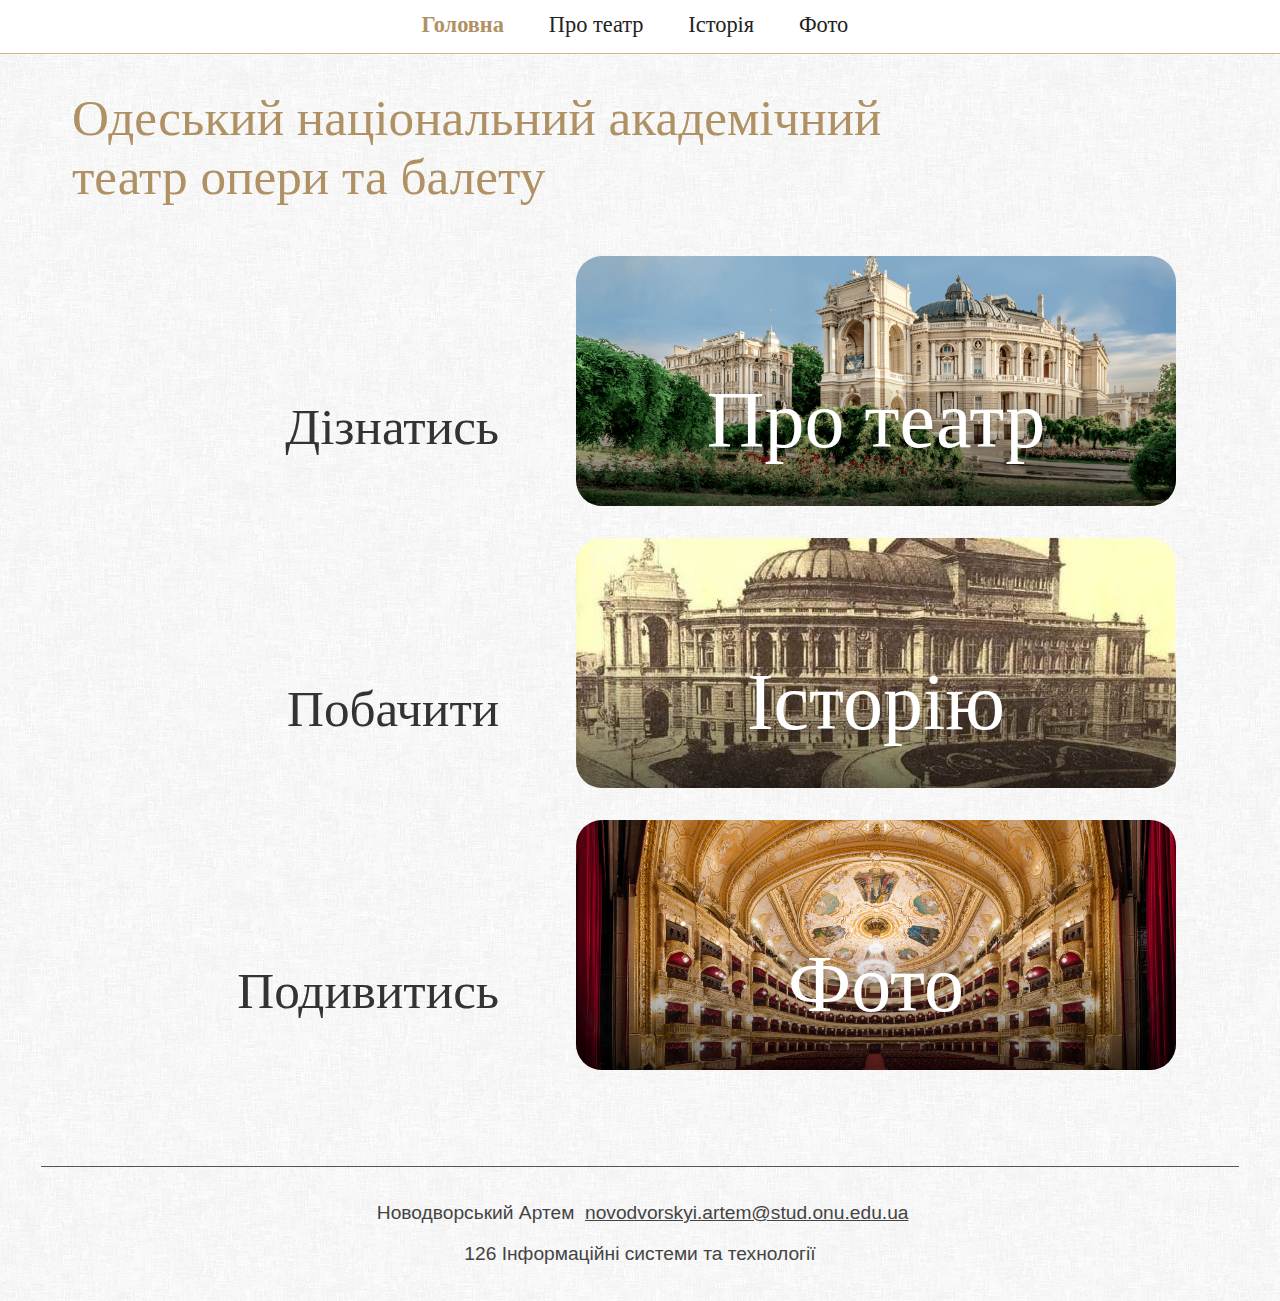
<file: index.html>
<!DOCTYPE html>
<html lang="en">
<head>
    <meta charset="UTF-8">
    <meta name="viewport" content="width=device-width, initial-scale=1.0">
    <title>Головна</title>
    <link rel="stylesheet" href="styles.css">
    <link rel="icon" href="img/icon.png" type="image/x-icon">
</head>
<body>
    <header>
        <ul style="display: flex; ">
            <li><a href="index.html" style="color: #af9164;"><b>Головна</b></a></li>
            <li><a href="about.html">Про театр</a></a></li>
            <li><a href="history.html">Історія</a></li>
            <li><a href="photos.html">Фото</a></li>
            <li>&nbsp;&nbsp;&nbsp;&nbsp;&nbsp;&nbsp;&nbsp;&nbsp;&nbsp;</li>
        </ul>
    </header>
    <main class="width1200" style="padding-top: 80px; min-height: 100vh;">
            <div id="content">  
                <div class="title">
                    Одеський національний академічний театр опери та балету
                </div>
                <p>&nbsp;</p>
                
                <div class="flexbox">       <!--FLEXBOX-->
                    
                    <p class="title" style="float: right;"><!--FLOAT-->
                        <br>Дізнатись
                    </p>
                    <a href="about.html">
                        <div class="imagebox"><img src="img/theaterfull.png">
                            <div>Про театр</div>
                        </div>
                    </a>
                    
                    <p class="title" style="float: right;"><!--FLOAT-->
                        <br>Побачити
                    </p>
                    <a href="history.html">
                        <div class="imagebox"><img src="img/history/2.jpg">
                            <div>Історію</div>
                        </div>
                    </a>
                    
                    <p class="title" style="float: right;"><!--FLOAT-->
                        <br>Подивитись
                    </p>
                    <a href="photos.html">
                        <div class="imagebox"><img src="img/photos/scene.jpg">
                            <div>Фото</div>
                        </div>
                    </a>
                </div>
                
            </div>
    </main>
    
    <hr class="width1200" style="width: 99.8%; max-width: 1198px; background-color: #555; border: none; height: 1px;">

    <footer class="width1200" style="margin-bottom: -8px; padding-top: 1rem; padding-bottom: 1rem; display: block; text-align: center;">
        <p> &nbsp;Новодворський Артем &nbsp;<a href="mailto:novodvorskyi.artem@stud.onu.edu.ua" target="_blank">novodvorskyi.artem@stud.onu.edu.ua</a> </p>
        <p>126 Інформаційні системи та технології</p>
    </footer>
</body>
</html>
</file>
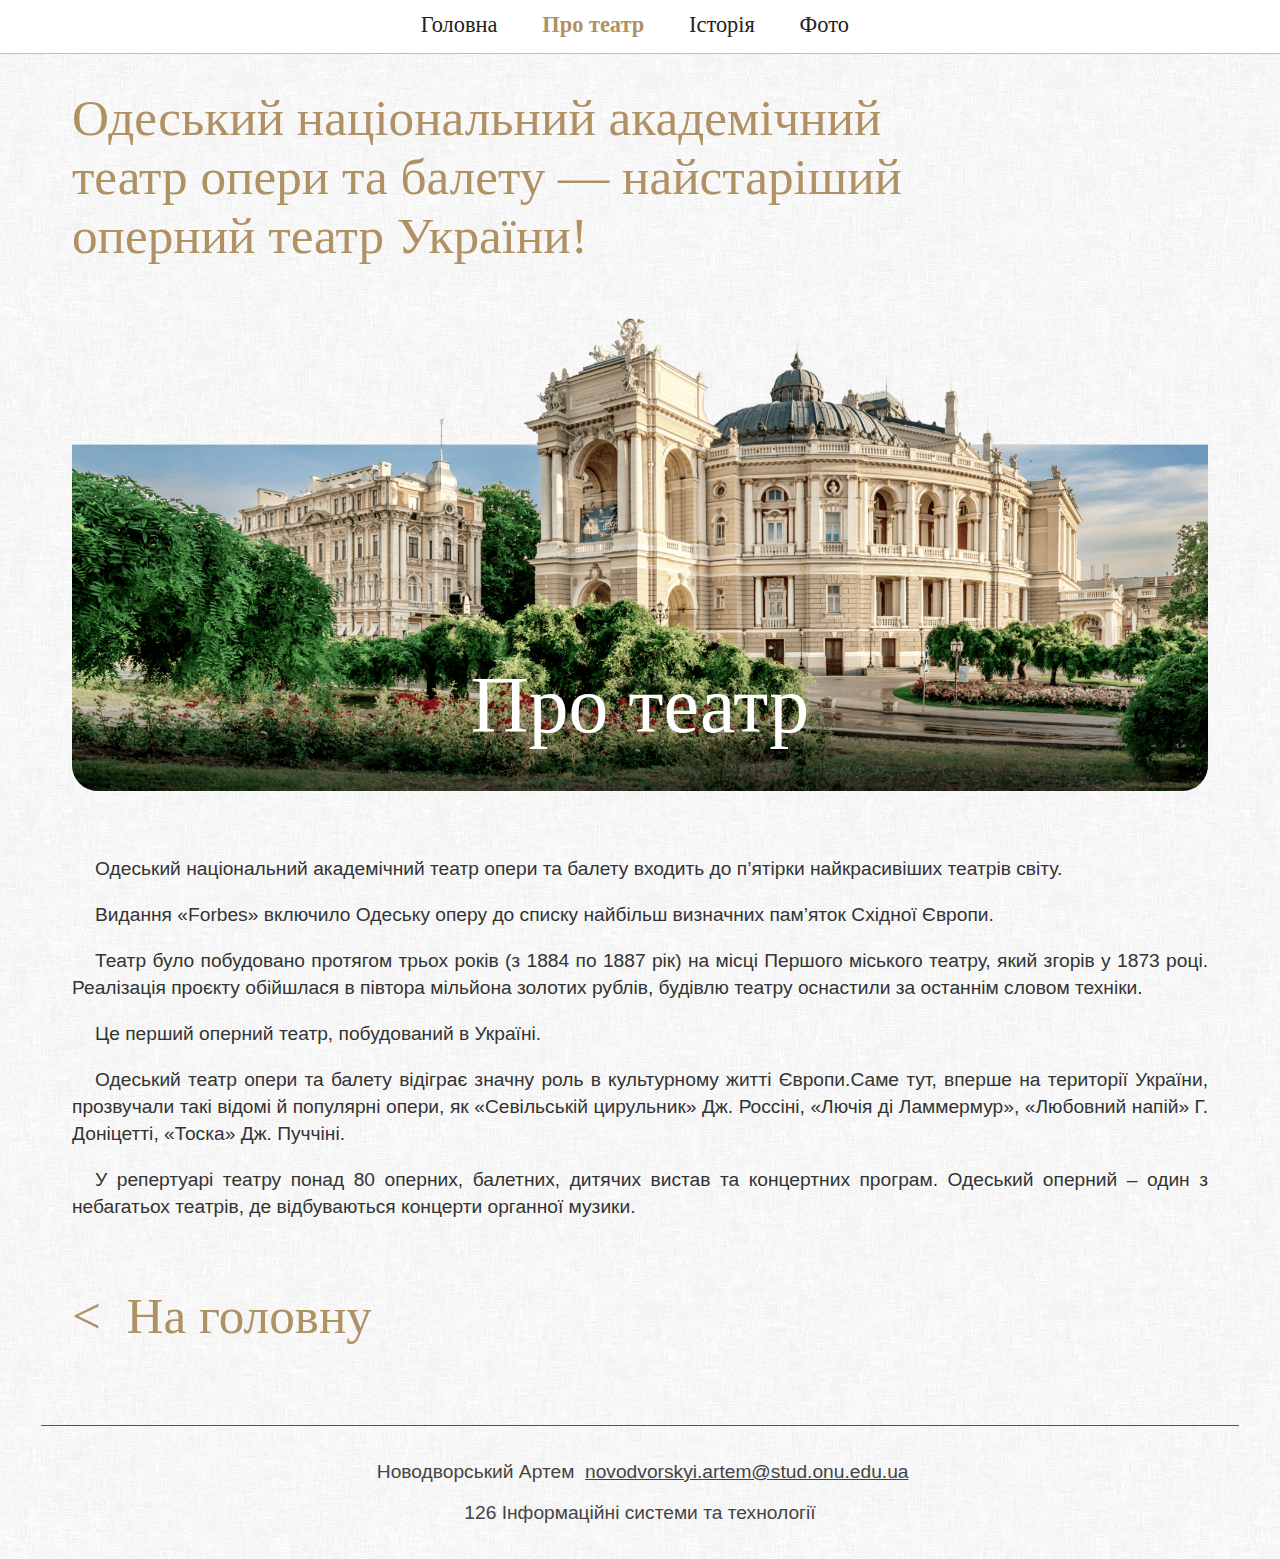
<file: about.html>
<!DOCTYPE html>
<html lang="en">
<head>
    <meta charset="UTF-8">
    <meta name="viewport" content="width=device-width, initial-scale=1.0">
    <title>Про театр</title>
    <link rel="stylesheet" href="styles.css">
    <link rel="icon" href="img/icon.png" type="image/x-icon">
</head>
<body>
    <header>
        <ul style="display: flex; ">
            <li><a href="index.html">Головна</a></li>
            <li><a href="about.html" style="color: #af9164;"><b>Про театр</b></a></li>
            <li><a href="history.html">Історія</a></li>
            <li><a href="photos.html">Фото</a></li>
            <li>&nbsp;&nbsp;&nbsp;&nbsp;&nbsp;&nbsp;&nbsp;&nbsp;&nbsp;</li>
        </ul>
       
        
        
        
    </header>
    <main class="width1200" style="padding-top: 80px;">
        <div id="content">  

            <div class="title">
                Одеський національний академічний театр опери та балету — найстаріший оперний театр України!
            </div>
            
            <p>&nbsp;</p>

            <div class="imagebox"><img src="img/theater.png">
                <div>Про театр</div>
            </div>
            
            <div class="article">
                <p>&nbsp;</p>

                <p>Одеський національний академічний театр опери та балету входить до п’ятірки найкрасивіших театрів світу.</p>
                <p>Видання «Forbes» включило Одеську оперу до списку найбільш визначних пам’яток Східної Європи.</p>
                <p>Театр було побудовано протягом трьох років (з 1884 по 1887 рік) на місці Першого міського театру, який згорів у 1873 році. Реалізація проєкту обійшлася в півтора мільйона золотих рублів, будівлю театру оснастили за останнім словом техніки.</p>
                <p>Це перший оперний театр, побудований в Україні.</p>
                <p>Одеський театр опери та балету відіграє значну роль в культурному житті Європи.Саме тут, вперше на території України, прозвучали такі відомі й популярні опери, як «Севільській цирульник» Дж. Россіні, «Лючія ді Ламмермур», «Любовний напій» Г. Доніцетті, «Тоска» Дж. Пуччіні.</p>
                <p>У репертуарі театру понад 80 оперних, балетних, дитячих вистав та концертних програм. Одеський оперний – один з небагатьох театрів, де вiдбуваються концерти органної музики.</p>
               
                <p>&nbsp;</p>
              </div>

            <div style="margin-top: 1em; margin-bottom: 5em;">
                <a style=" text-decoration: none;" class="title" href="index.html">&lt;&nbsp; На головну</a>
            </div>
            
        </div>
    </main>

    <hr class="width1200" style="width: 99.8%; max-width: 1198px; background-color: #555; border: none; height: 1px;">

    <footer class="width1200" style="margin-bottom: -8px; padding-top: 1rem; padding-bottom: 1rem; display: block; text-align: center;">
        <p> &nbsp;Новодворський Артем &nbsp;<a href="mailto:novodvorskyi.artem@stud.onu.edu.ua" target="_blank">novodvorskyi.artem@stud.onu.edu.ua</a> </p>
        <p>126 Інформаційні системи та технології</p>
    </footer>
</body>
</html>
</file>
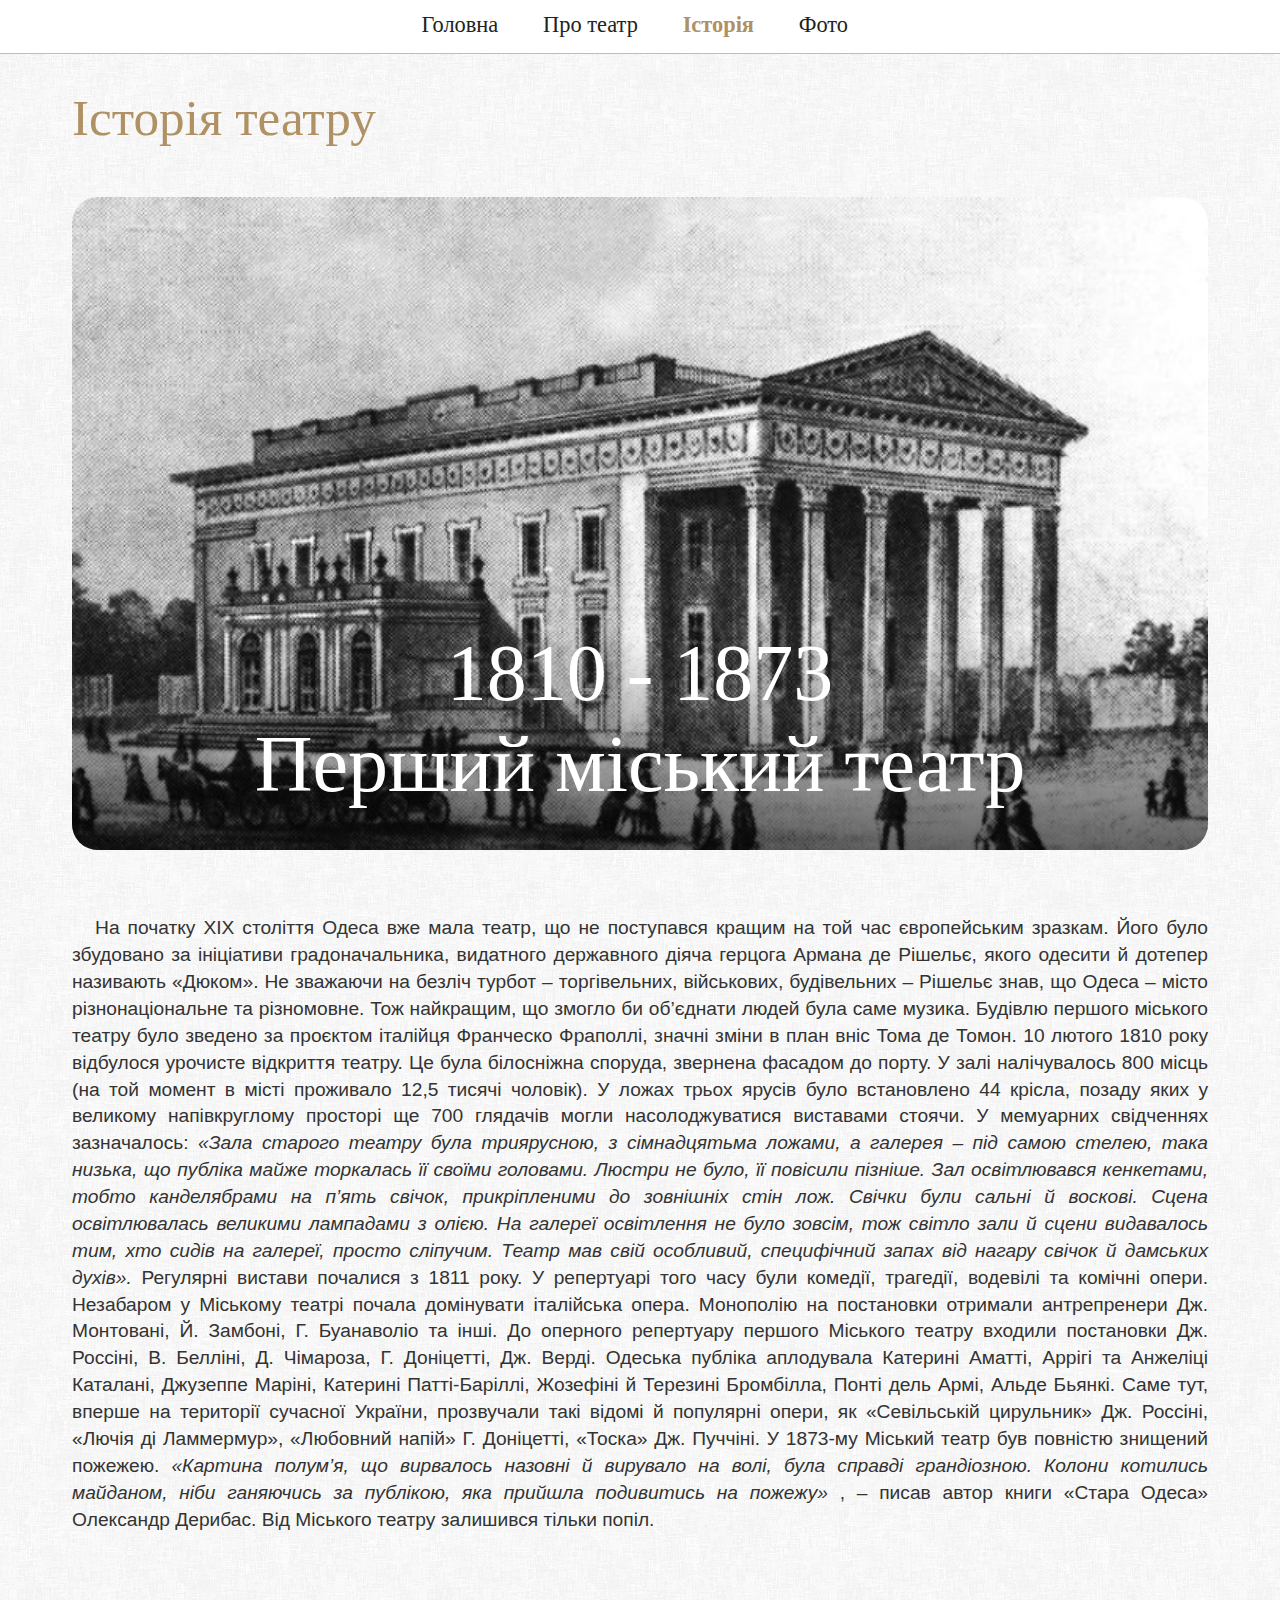
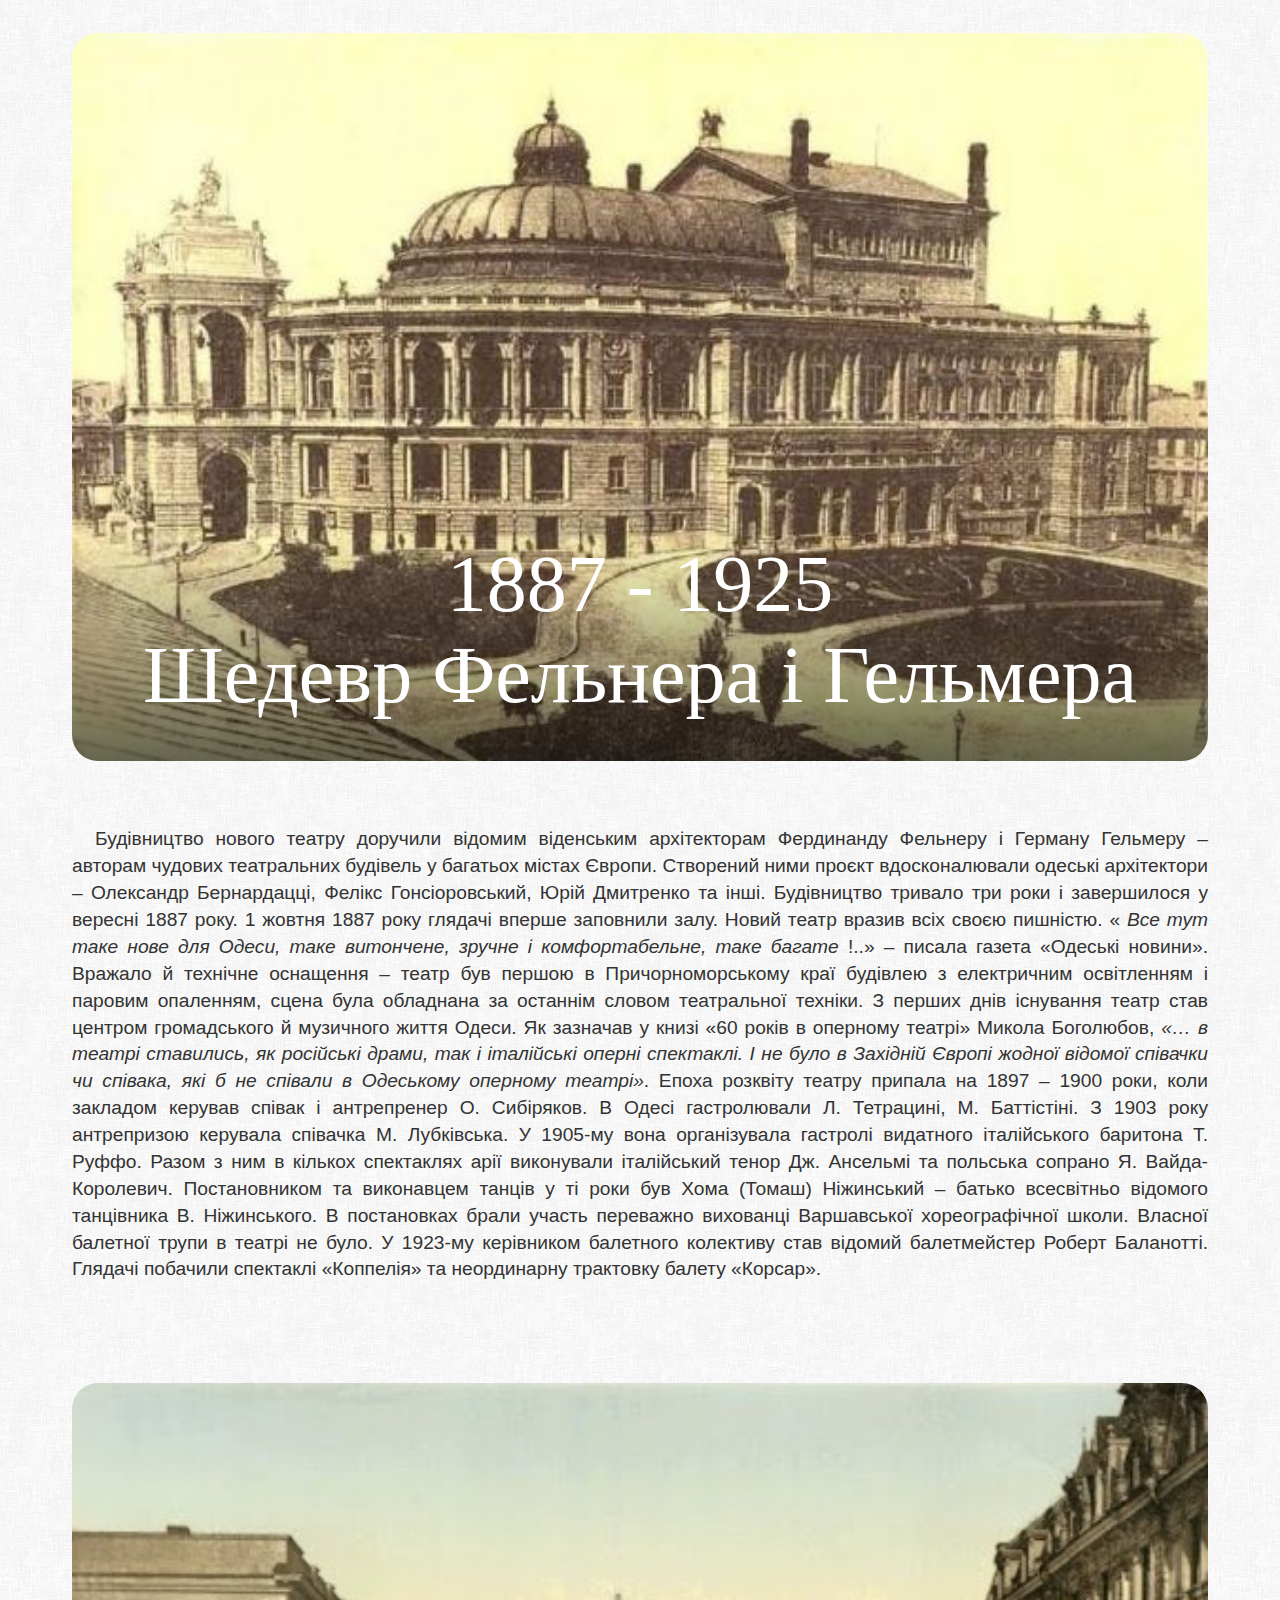
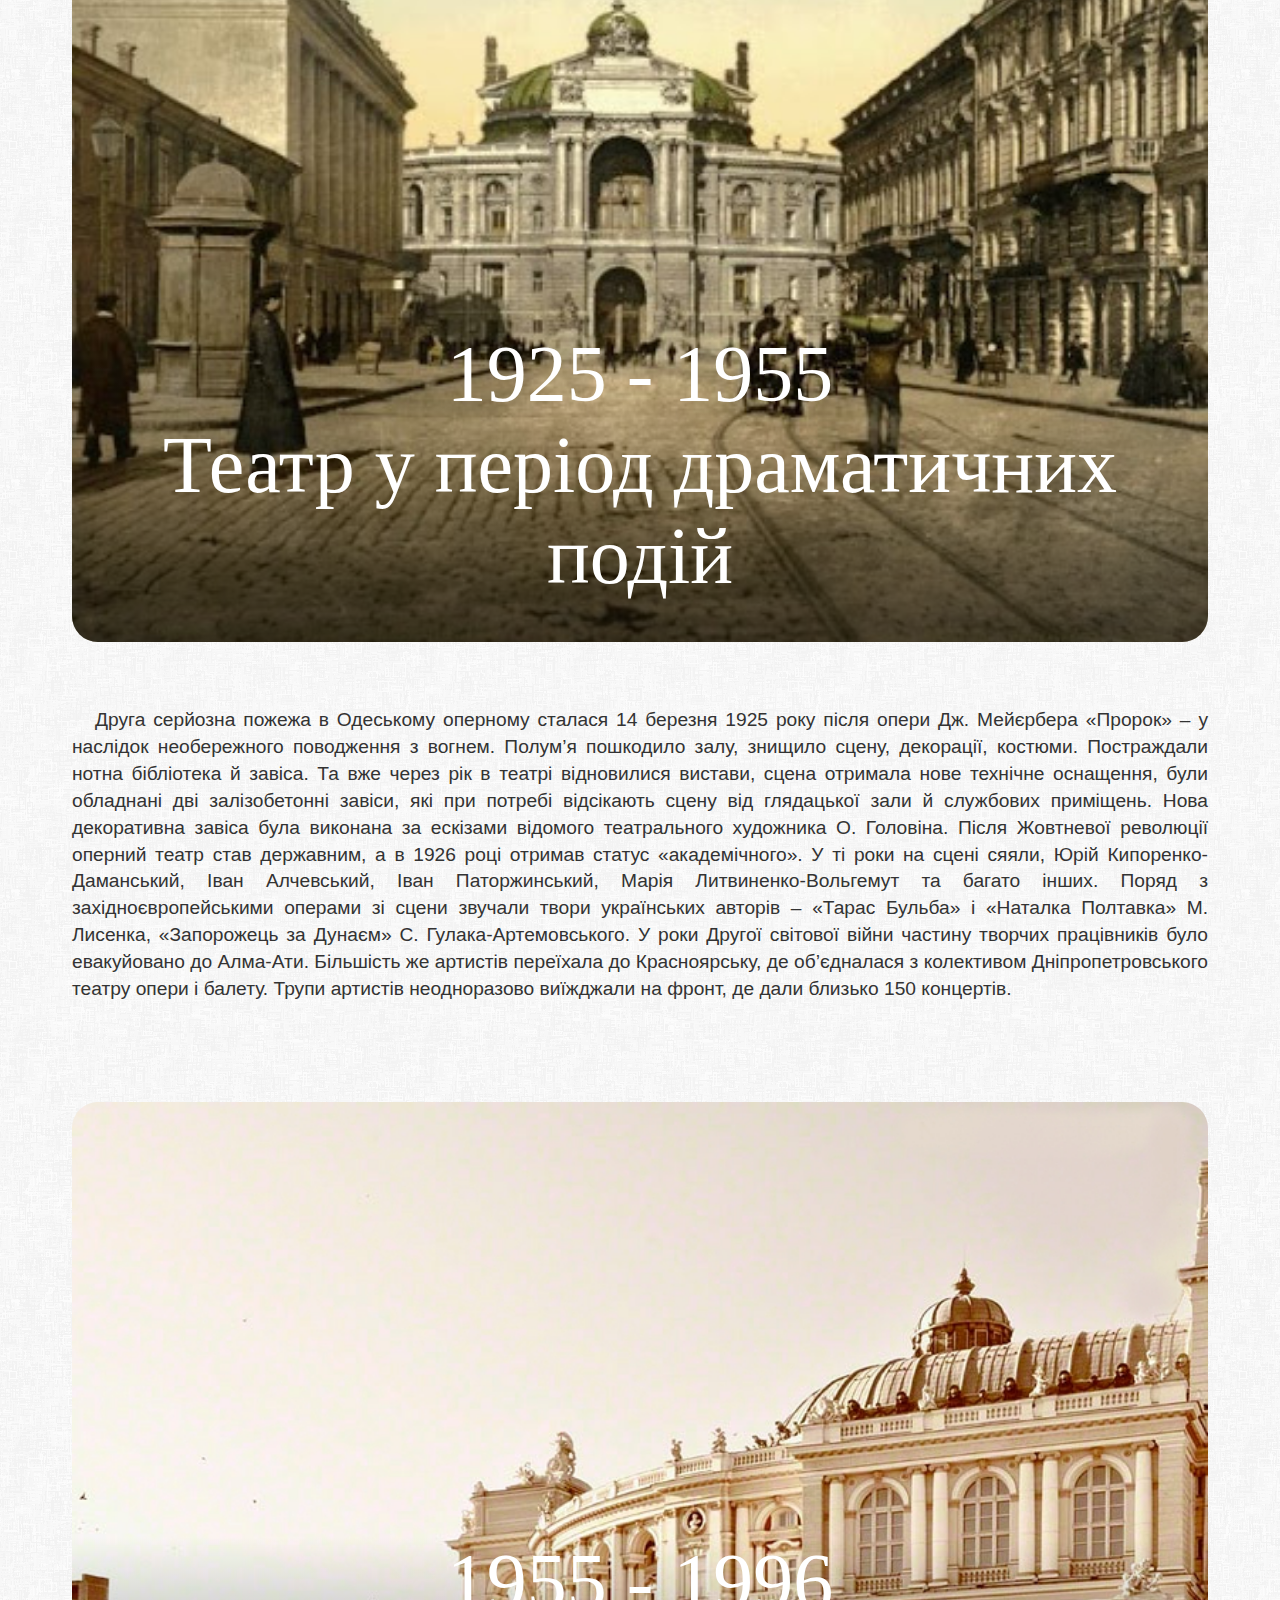
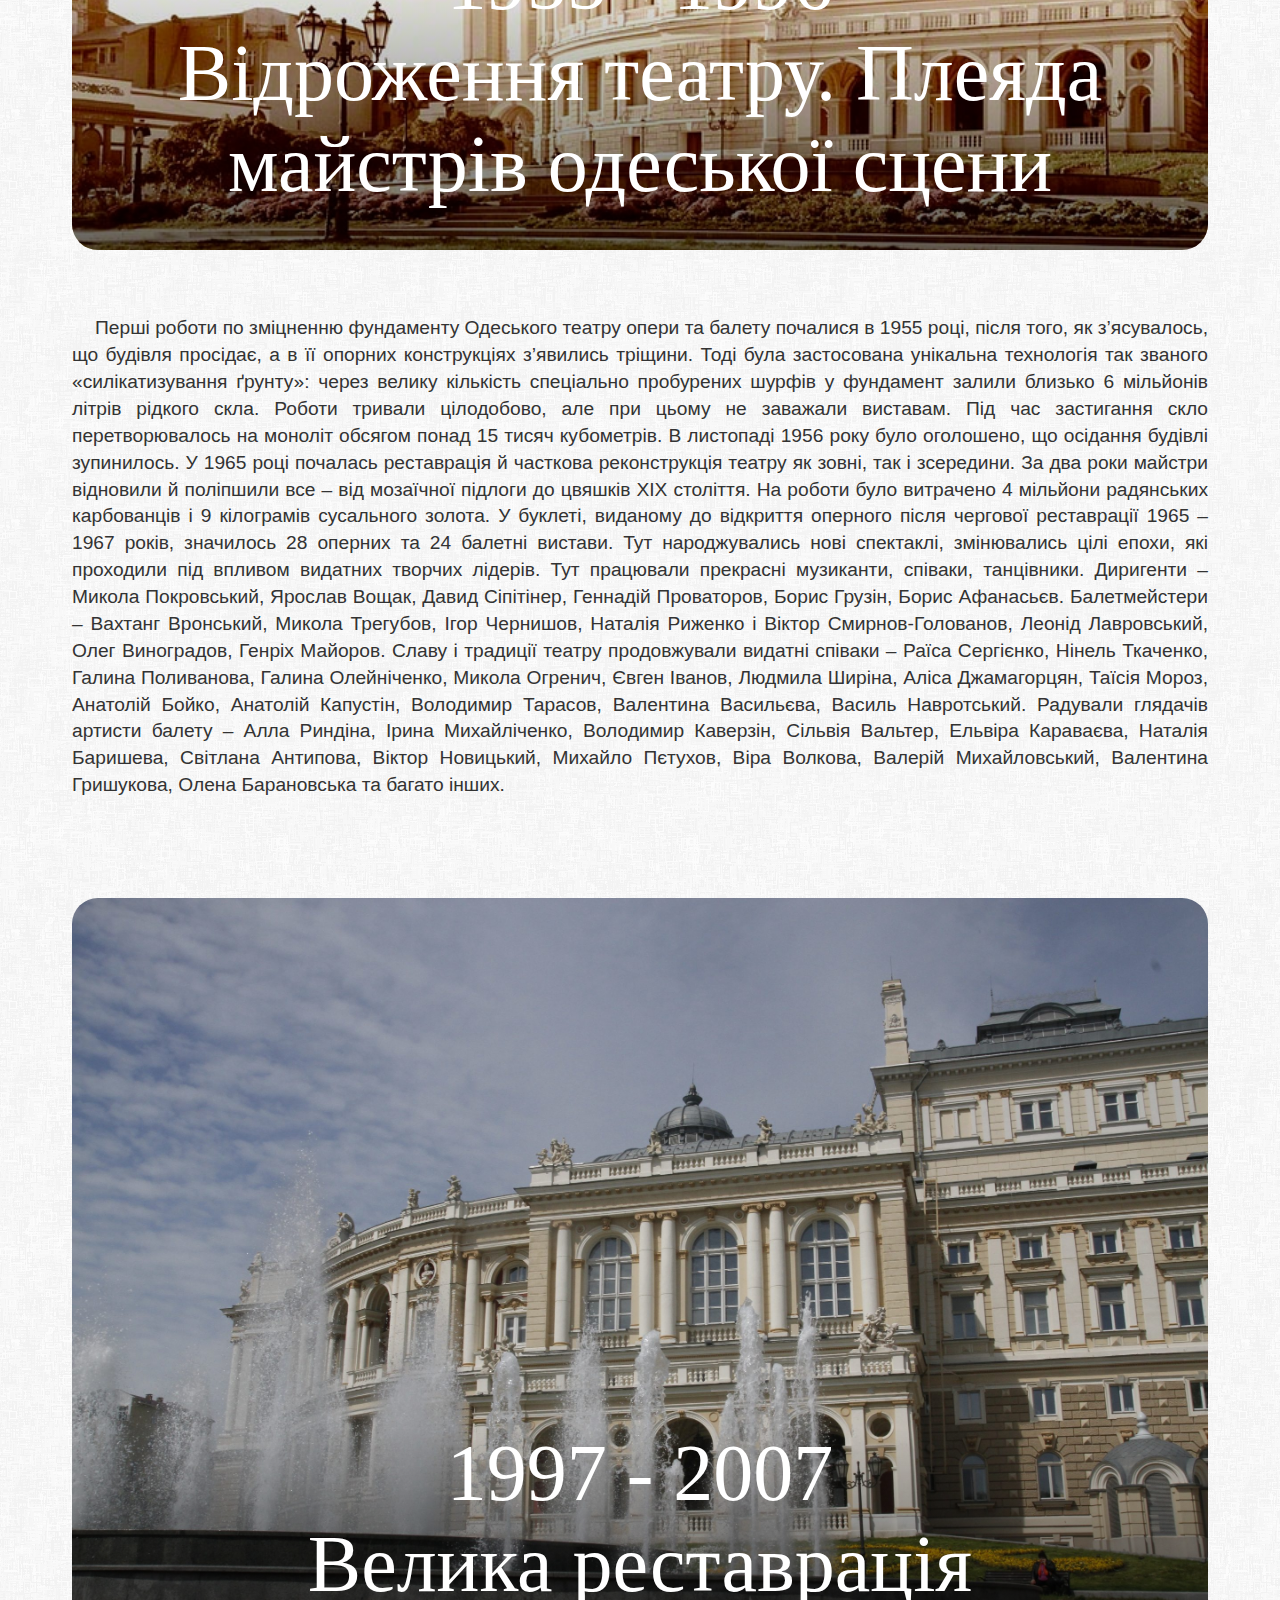
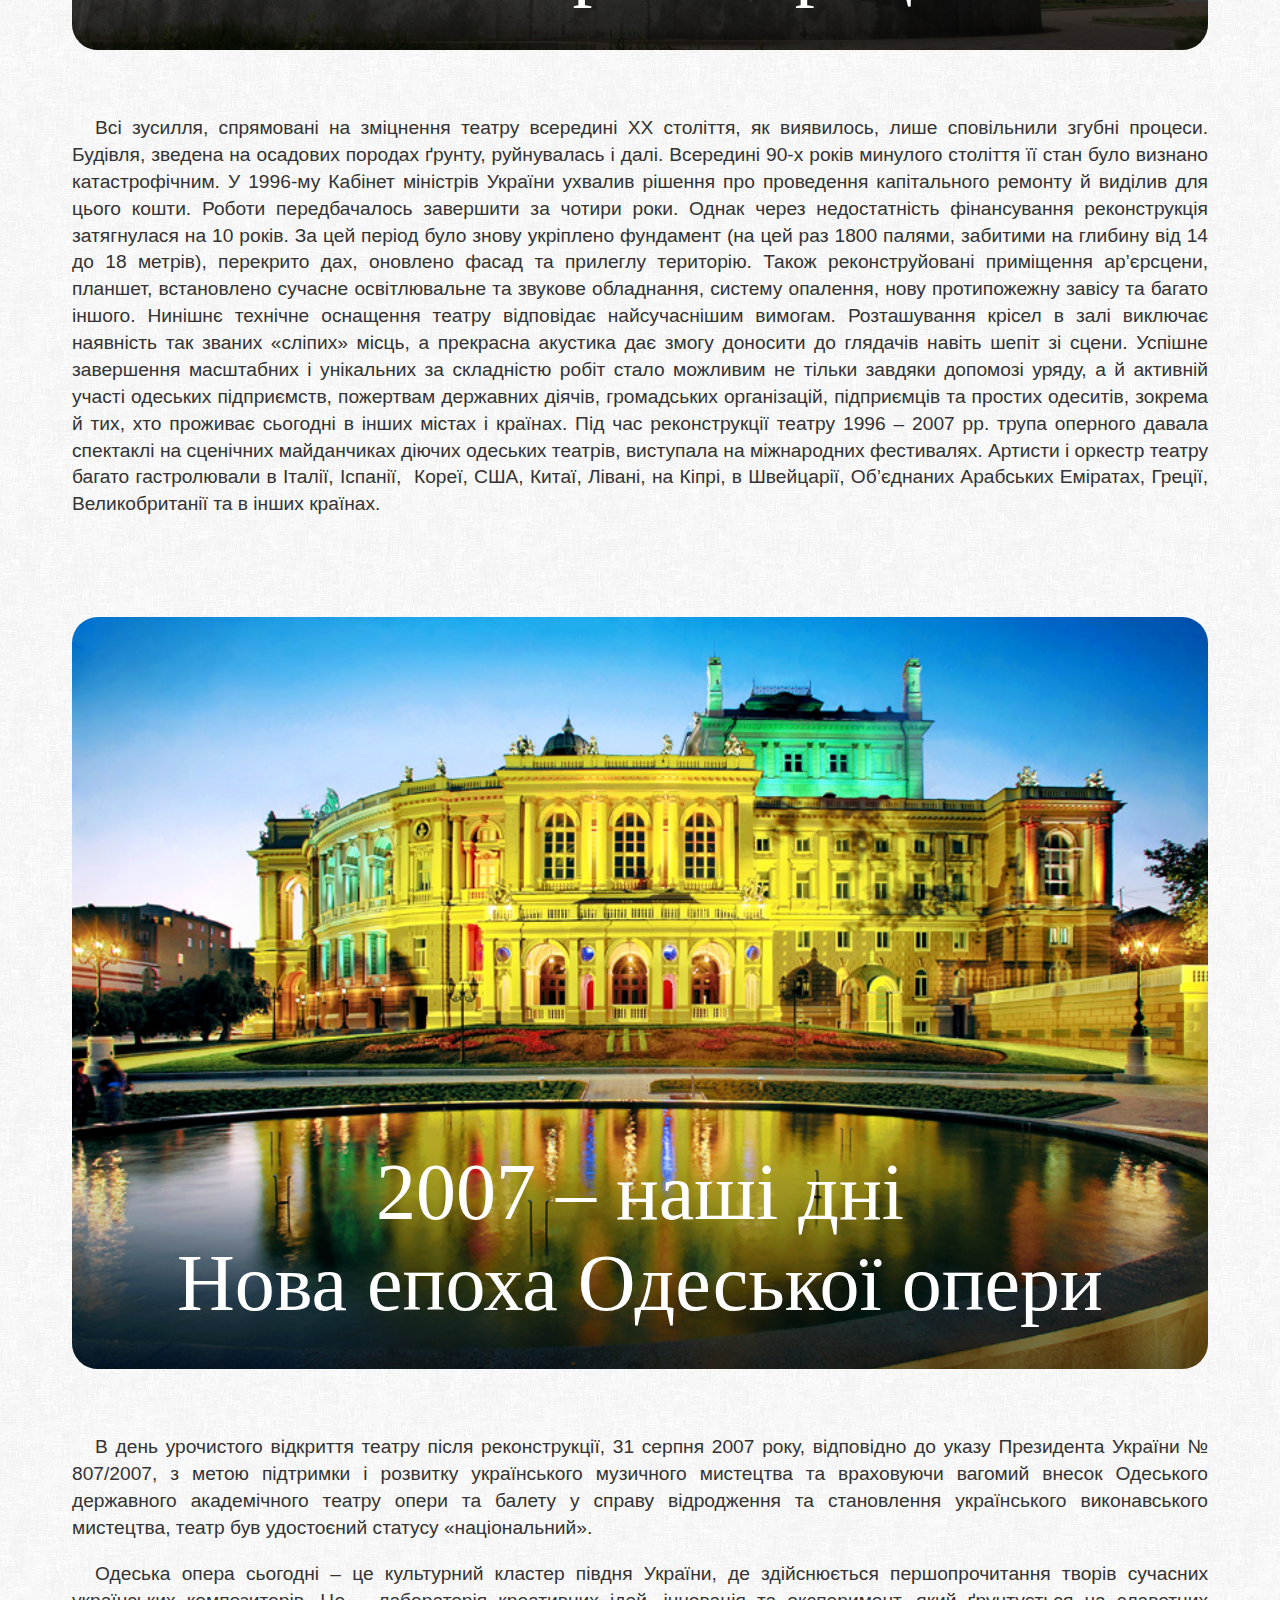
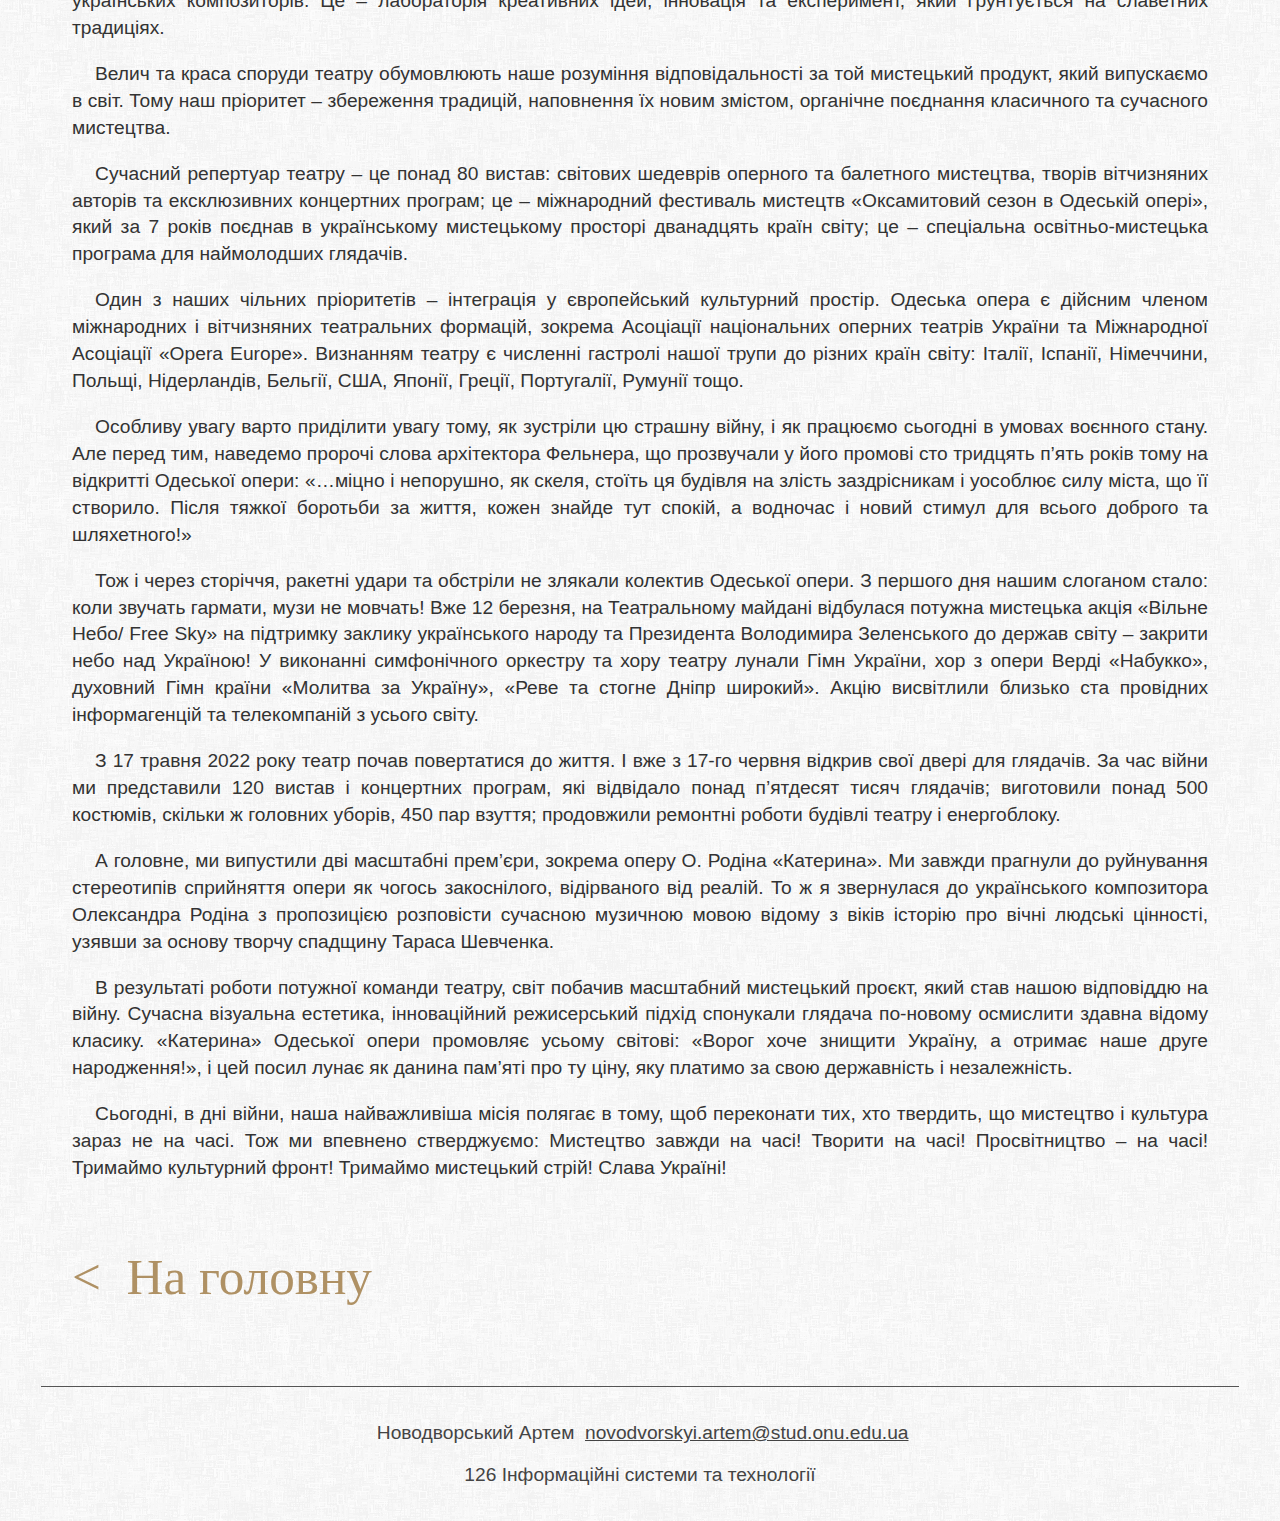
<file: history.html>
<!DOCTYPE html>
<html lang="en">
<head>
    <meta charset="UTF-8">
    <meta name="viewport" content="width=device-width, initial-scale=1.0">
    <title>Історія</title>
    <link rel="stylesheet" href="styles.css">
    <link rel="icon" href="img/icon.png" type="image/x-icon">
</head>
<body>
    <header>
        <ul style="display: flex; ">
            <li><a href="index.html">Головна</a></li>
            <li><a href="about.html">Про театр</a></a></li>
            <li><a href="history.html" style="color: #af9164;"><b>Історія</b></a></li>
            <li><a href="photos.html">Фото</a></li>
            <li>&nbsp;&nbsp;&nbsp;&nbsp;&nbsp;&nbsp;&nbsp;&nbsp;&nbsp;</li>
        </ul>
    </header>
    <main class="width1200" style="padding-top: 80px;">
        <div id="content" style="display: inline-block;">  <!-- inline-block -->

            <div class="title">
                Історія театру
            </div>
            
            <p>&nbsp;</p>

        <!-- 1 -->
            <div class="imagebox"><img src="img/history/1.jpg">
                <div>1810 - 1873<br>Перший міський театр</div>
            </div>
            <div>
                <p>&nbsp;</p>

                <p>На початку ХІХ століття Одеса вже мала театр, що не поступався кращим на той час європейським зразкам. Його було збудовано за ініціативи градоначальника, видатного державного діяча герцога Армана де Рішельє, якого одесити й дотепер називають «Дюком». Не зважаючи на безліч турбот – торгівельних, військових, будівельних – Рішельє знав, що Одеса – місто різнонаціональне та різномовне. Тож найкращим, що змогло би об’єднати людей була саме музика. Будівлю першого міського театру було зведено за проєктом італійця Франческо Фраполлі, значні зміни в план вніс Тома де Томон. 10 лютого 1810 року відбулося урочисте відкриття театру. Це була білосніжна споруда, звернена фасадом до порту. У залі налічувалось 800 місць (на той момент в місті проживало 12,5 тисячі чоловік). У ложах трьох ярусів було встановлено 44 крісла, позаду яких у великому напівкруглому просторі ще 700 глядачів могли насолоджуватися виставами стоячи. У мемуарних свідченнях зазначалось:
                
                <i>«Зала старого театру була триярусною, з сімнадцятьма ложами, а галерея – під самою стелею, така низька, що публіка майже торкалась її своїми головами. Люстри не було, її повісили пізніше. Зал освітлювався кенкетами, тобто канделябрами на п’ять свічок, прикріпленими до зовнішніх стін лож. Свічки були сальні й воскові. Сцена освітлювалась великими лампадами з олією. На галереї освітлення не було зовсім, тож світло зали й сцени видавалось тим, хто сидів на галереї, просто сліпучим. Театр мав свій особливий, специфічний запах від нагару свічок й дамських духів».</i>
                
                Регулярні вистави почалися з 1811 року. У репертуарі того часу були комедії, трагедії, водевілі та комічні опери. Незабаром у Міському театрі почала домінувати італійська опера. Монополію на постановки отримали антрепренери Дж. Монтовані, Й. Замбоні, Г. Буанаволіо та інші. До оперного репертуару першого Міського театру входили постановки Дж. Россіні, В. Белліні, Д. Чімароза, Г. Доніцетті, Дж. Верді. Одеська публіка аплодувала Катерині Аматті, Аррігі та Анжеліці Каталані, Джузеппе Маріні, Катерині Патті-Баріллі, Жозефіні й Терезині Бромбілла, Понті дель Армі, Альде Бьянкі. Саме тут, вперше на території сучасної України, прозвучали такі відомі й популярні опери, як «Севільській цирульник» Дж. Россіні, «Лючія ді Ламмермур», «Любовний напій» Г. Доніцетті, «Тоска» Дж. Пуччіні. У 1873-му Міський театр був повністю знищений пожежею. 
                
                <i>«Картина полум’я, що вирвалось назовні й вирувало на волі, була справді грандіозною. Колони котились майданом, ніби ганяючись за публікою, яка прийшла подивитись на пожежу»</i>
                
                , – писав автор книги «Стара Одеса» Олександр Дерибас. Від Міського театру залишився тільки попіл.</p>

                <p>&nbsp;</p>
            </div>
            <p>&nbsp;</p>

            <!-- 2 -->
            <div class="imagebox"><img src="img/history/2.jpg">
                <div>1887 - 1925<br>Шедевр Фельнера і Гельмера</div>
            </div>
            <div>
                <p>&nbsp;</p>

                <p>Будівництво нового театру доручили відомим віденським архітекторам Фердинанду Фельнеру і Герману Гельмеру – авторам чудових театральних будівель у багатьох містах Європи. Створений ними проєкт вдосконалювали одеські архітектори – Олександр Бернардацці, Фелікс Гонсіоровський, Юрій Дмитренко та інші. Будівництво тривало три роки і завершилося у вересні 1887 року. 1 жовтня 1887 року глядачі вперше заповнили залу. Новий театр вразив всіх своєю пишністю. «
                
                <i>Все тут таке нове для Одеси, таке витончене, зручне і комфортабельне, таке багате</i>
                    
                !..» – писала газета «Одеські новини». Вражало й технічне оснащення – театр був першою в Причорноморському краї будівлею з електричним освітленням і паровим опаленням, сцена була обладнана за останнім словом театральної техніки. З перших днів існування театр став центром громадського й музичного життя Одеси. Як зазначав у книзі «60 років в оперному театрі» Микола Боголюбов, 
                
                <i>«… в театрі ставились, як російські драми, так і італійські оперні спектаклі. І не було в Західній Європі жодної відомої співачки чи співака, які б не співали в Одеському оперному театрі»</i>. 
                
                Епоха розквіту театру припала на 1897 – 1900 роки, коли закладом керував співак і антрепренер О. Сибіряков. В Одесі гастролювали Л. Тетрацині, М. Баттістіні. З 1903 року антрепризою керувала співачка М. Лубківська. У 1905-му вона організувала гастролі видатного італійського баритона Т. Руффо. Разом з ним в кількох спектаклях арії виконували італійський тенор Дж. Ансельмі та польська сопрано Я. Вайда-Королевич. Постановником та виконавцем танців у ті роки був Хома (Томаш) Ніжинський – батько всесвітньо відомого танцівника В. Ніжинського. В постановках брали участь переважно вихованці Варшавської хореографічної школи. Власної балетної трупи в театрі не було. У 1923-му керівником балетного колективу став відомий балетмейстер Роберт Баланотті. Глядачі побачили спектаклі «Коппелія» та неординарну трактовку балету «Корсар».</p>

                <p>&nbsp;</p>
            </div>
            <p>&nbsp;</p>

            <!-- 3 -->
            <div class="imagebox"><img src="img/history/3.jpg">
                <div>1925 - 1955<br>Театр у період драматичних подій</div>
            </div>
            <div>
                <p>&nbsp;</p>

                <p>Друга серйозна пожежа в Одеському оперному сталася 14 березня 1925 року після опери Дж. Мейєрбера «Пророк» – у наслідок необережного поводження з вогнем. Полум’я пошкодило залу, знищило сцену, декорації, костюми. Постраждали нотна бібліотека й завіса. Та вже через рік в театрі відновилися вистави, сцена отримала нове технічне оснащення, були обладнані дві залізобетонні завіси, які при потребі відсікають сцену від глядацької зали й службових приміщень. Нова декоративна завіса була виконана за ескізами відомого театрального художника О. Головіна. Після Жовтневої революції оперний театр став державним, а в 1926 році отримав статус «академічного». У ті роки на сцені сяяли, Юрій Кипоренко-Даманський, Іван Алчевський, Іван Паторжинський, Марія Литвиненко-Вольгемут та багато інших. Поряд з західноєвропейськими операми зі сцени звучали твори українських авторів – «Тарас Бульба» і «Наталка Полтавка» М. Лисенка, «Запорожець за Дунаєм» С. Гулака-Артемовського. У роки Другої світової війни частину творчих працівників було евакуйовано до Алма-Ати. Більшість же артистів переїхала до Красноярську, де об’єдналася з колективом Дніпропетровського театру опери і балету. Трупи артистів неодноразово виїжджали на фронт, де дали близько 150 концертів.</p>

                <p>&nbsp;</p>
            </div>
            <p>&nbsp;</p>

            <!-- 4 -->
            <div class="imagebox"><img src="img/history/4.jpg">
                <div>1955 - 1996<br>Відроження театру. Плеяда майстрів одеської сцени</div>
            </div>
            <div>
                <p>&nbsp;</p>

                <p>Перші роботи по зміцненню фундаменту Одеського театру опери та балету почалися в 1955 році, після того, як з’ясувалось, що будівля просідає, а в її опорних конструкціях з’явились тріщини. Тоді була застосована унікальна технологія так званого «силікатизування ґрунту»: через велику кількість спеціально пробурених шурфів у фундамент залили близько 6 мільйонів літрів рідкого скла. Роботи тривали цілодобово, але при цьому не заважали виставам. Під час застигання скло перетворювалось на моноліт обсягом понад 15 тисяч кубометрів. В листопаді 1956 року було оголошено, що осідання будівлі зупинилось. У 1965 році почалась реставрація й часткова реконструкція театру як зовні, так і зсередини. За два роки майстри відновили й поліпшили все – від мозаїчної підлоги до цвяшків ХІХ століття. На роботи було витрачено 4 мільйони радянських карбованців і 9 кілограмів сусального золота. У буклеті, виданому до відкриття оперного після чергової реставрації 1965 – 1967 років, значилось 28 оперних та 24 балетні вистави. Тут народжувались нові спектаклі, змінювались цілі епохи, які проходили під впливом видатних творчих лідерів. Тут працювали прекрасні музиканти, співаки, танцівники. Диригенти – Микола Покровський, Ярослав Вощак, Давид Сіпітінер, Геннадій Проваторов, Борис Грузін, Борис Афанасьєв. Балетмейстери – Вахтанг Вронський, Микола Трегубов, Ігор Чернишов, Наталія Риженко і Віктор Смирнов-Голованов, Леонід Лавровський, Олег Виноградов, Генріх Майоров. Славу і традиції театру продовжували видатні співаки – Раїса Сергієнко, Нінель Ткаченко, Галина Поливанова, Галина Олейніченко, Микола Огренич, Євген Іванов, Людмила Ширіна, Аліса Джамагорцян, Таїсія Мороз, Анатолій Бойко, Анатолій Капустін, Володимир Тарасов, Валентина Васильєва, Василь Навротський. Радували глядачів артисти балету – Алла Риндіна, Ірина Михайліченко, Володимир Каверзін, Сільвія Вальтер, Ельвіра Караваєва, Наталія Баришева, Світлана Антипова, Віктор Новицький, Михайло Пєтухов, Віра Волкова, Валерій Михайловський, Валентина Гришукова, Олена Барановська та багато інших.</p>

                <p>&nbsp;</p>
            </div>
            <p>&nbsp;</p>

            <!-- 5 -->
            <div class="imagebox"><img src="img/history/5.jpg">
                <div>1997 - 2007<br>Велика реставрація</div>
            </div>
            <div>
                <p>&nbsp;</p>

                <p>Всі зусилля, спрямовані на зміцнення театру всередині ХХ століття, як виявилось, лише сповільнили згубні процеси. Будівля, зведена на осадових породах ґрунту, руйнувалась і далі. Всередині 90-х років минулого століття її стан було визнано катастрофічним. У 1996-му Кабінет міністрів України ухвалив рішення про проведення капітального ремонту й виділив для цього кошти. Роботи передбачалось завершити за чотири роки. Однак через недостатність фінансування реконструкція затягнулася на 10 років. За цей період було знову укріплено фундамент (на цей раз 1800 палями, забитими на глибину від 14 до 18 метрів), перекрито дах, оновлено фасад та прилеглу територію. Також реконструйовані приміщення ар’єрсцени, планшет, встановлено сучасне освітлювальне та звукове обладнання, систему опалення, нову протипожежну завісу та багато іншого. Нинішнє технічне оснащення театру відповідає найсучаснішим вимогам. Розташування крісел в залі виключає наявність так званих «сліпих» місць, а прекрасна акустика дає змогу доносити до глядачів навіть шепіт зі сцени. Успішне завершення масштабних і унікальних за складністю робіт стало можливим не тільки завдяки допомозі уряду, а й активній участі одеських підприємств, пожертвам державних діячів, громадських організацій, підприємців та простих одеситів, зокрема й тих, хто проживає сьогодні в інших містах і країнах. Під час реконструкції театру 1996 – 2007 рр. трупа оперного давала спектаклі на сценічних майданчиках діючих одеських театрів, виступала на міжнародних фестивалях. Артисти і оркестр театру багато гастролювали в Італії, Іспанії,  Кореї, США, Китаї, Лівані, на Кіпрі, в Швейцарії, Об’єднаних Арабських Еміратах, Греції, Великобританії та в інших країнах.</p>

                <p>&nbsp;</p>
            </div>
            <p>&nbsp;</p>

            <!-- 6 -->
            <div class="imagebox"><img src="img/history/6.jpg">
                <div>2007 – наші дні <br>Нова епоха Одеської опери</div>
            </div>
            <div>
                <p>&nbsp;</p>

                    <p>В день урочистого відкриття театру після реконструкції, 31 серпня 2007 року, відповідно до указу Президента України № 807/2007, з метою підтримки і розвитку українського музичного мистецтва та враховуючи вагомий внесок Одеського державного академічного театру опери та балету у справу відродження та становлення українського виконавського мистецтва, театр був удостоєний статусу «національний».</p>
                    <p>Одеська опера сьогодні – це культурний кластер півдня України, де здійснюється першопрочитання творів сучасних українських композиторів. Це – лабораторія креативних ідей, інновація та експеримент, який ґрунтується на славетних традиціях.</p>
                    <p>Велич та краса споруди театру обумовлюють наше розуміння відповідальності за той мистецький продукт, який випускаємо в світ. Тому наш пріоритет – збереження традицій, наповнення їх новим змістом, органічне поєднання класичного та сучасного мистецтва.</p>
                    <p>Сучасний репертуар театру – це понад 80 вистав: світових шедеврів оперного та балетного мистецтва, творів вітчизняних авторів та ексклюзивних концертних програм; це – міжнародний фестиваль мистецтв «Оксамитовий сезон в Одеській опері», який за 7 років поєднав в українському мистецькому просторі дванадцять країн світу; це – спеціальна освітньо-мистецька програма для наймолодших глядачів.</p>
                    <p>Один з наших чільних пріоритетів – інтеграція у європейський культурний простір. Одеська опера є дійсним членом міжнародних і вітчизняних театральних формацій, зокрема Асоціації національних оперних театрів України та Міжнародної Асоціації «Opera Europe». Визнанням театру є численні гастролі нашої трупи до різних країн світу: Італії, Іспанії, Німеччини, Польщі, Нідерландів, Бельгії, США, Японії, Греції, Португалії, Румунії тощо.</p>
                    <p>Особливу увагу варто приділити увагу тому, як зустріли цю страшну війну, і як працюємо сьогодні в умовах воєнного стану. Але перед тим, наведемо пророчі слова архітектора Фельнера, що прозвучали у його промові сто тридцять п’ять років тому на відкритті Одеської опери: «…міцно і непорушно, як скеля, стоїть ця будівля на злість заздрісникам і уособлює силу міста, що її створило. Після тяжкої боротьби за життя, кожен знайде тут спокій, а водночас і новий стимул для всього доброго та шляхетного!»</p>
                    <p>Тож і через сторіччя, ракетні удари та обстріли не злякали колектив Одеської опери. З першого дня нашим слоганом стало: коли звучать гармати, музи не мовчать! Вже 12 березня, на Театральному майдані відбулася потужна мистецька акція «Вільне Небо/ Free Sky» на підтримку заклику українського народу та Президента Володимира Зеленського до держав світу – закрити небо над Україною! У виконанні симфонічного оркестру та хору театру лунали Гімн України, хор з опери Верді «Набукко», духовний Гімн країни «Молитва за Україну», «Реве та стогне Дніпр широкий». Акцію висвітлили близько ста провідних інформагенцій та телекомпаній з усього світу.</p>
                    <p>З 17 травня 2022 року театр почав повертатися до життя. І вже з 17-го червня відкрив свої двері для глядачів. За час війни ми представили 120 вистав і концертних програм, які відвідало понад п’ятдесят тисяч глядачів; виготовили понад 500 костюмів, скільки ж головних уборів, 450 пар взуття; продовжили ремонтні роботи будівлі театру і енергоблоку.</p>
                    <p>А головне, ми випустили дві масштабні прем’єри, зокрема оперу О. Родіна «Катерина». Ми завжди прагнули до руйнування стереотипів сприйняття опери як чогось закоснілого, відірваного від реалій. То ж я звернулася до українського композитора Олександра Родіна з пропозицією розповісти сучасною музичною мовою відому з віків історію про вічні людські цінності, узявши за основу творчу спадщину Тараса Шевченка.</p>
                    <p>В результаті роботи потужної команди театру, світ побачив масштабний мистецький проєкт, який став нашою відповіддю на війну. Сучасна візуальна естетика, інноваційний режисерський підхід спонукали глядача по-новому осмислити здавна відому класику. «Катерина» Одеської опери промовляє усьому світові: «Ворог хоче знищити Україну, а отримає наше друге народження!», і цей посил лунає як данина пам’яті про ту ціну, яку платимо за свою державність і незалежність.</p>
                    <p>Сьогодні, в дні війни, наша найважливіша місія полягає в тому, щоб переконати тих, хто твердить, що мистецтво і культура зараз не на часі. Тож ми впевнено стверджуємо: Мистецтво завжди на часі! Творити на часі! Просвітництво – на часі! Тримаймо культурний фронт! Тримаймо мистецький стрій! Слава Україні!</p>
                    
                <p>&nbsp;</p>
            </div>

            <div style="margin-top: 1em; margin-bottom: 5em;">
                <a style=" text-decoration: none;" class="title" href="index.html">&lt;&nbsp; На головну</a>
            </div>
            
        </div>
    </main>

    <hr class="width1200" style="width: 99.8%; max-width: 1198px; background-color: #555; border: none; height: 1px;">

    <footer class="width1200" style="margin-bottom: -8px; padding-top: 1rem; padding-bottom: 1rem; display: block; text-align: center;">
        <p> &nbsp;Новодворський Артем &nbsp;<a href="mailto:novodvorskyi.artem@stud.onu.edu.ua" target="_blank">novodvorskyi.artem@stud.onu.edu.ua</a> </p>
        <p>126 Інформаційні системи та технології</p>
    </footer>
</body>
</html>
</file>
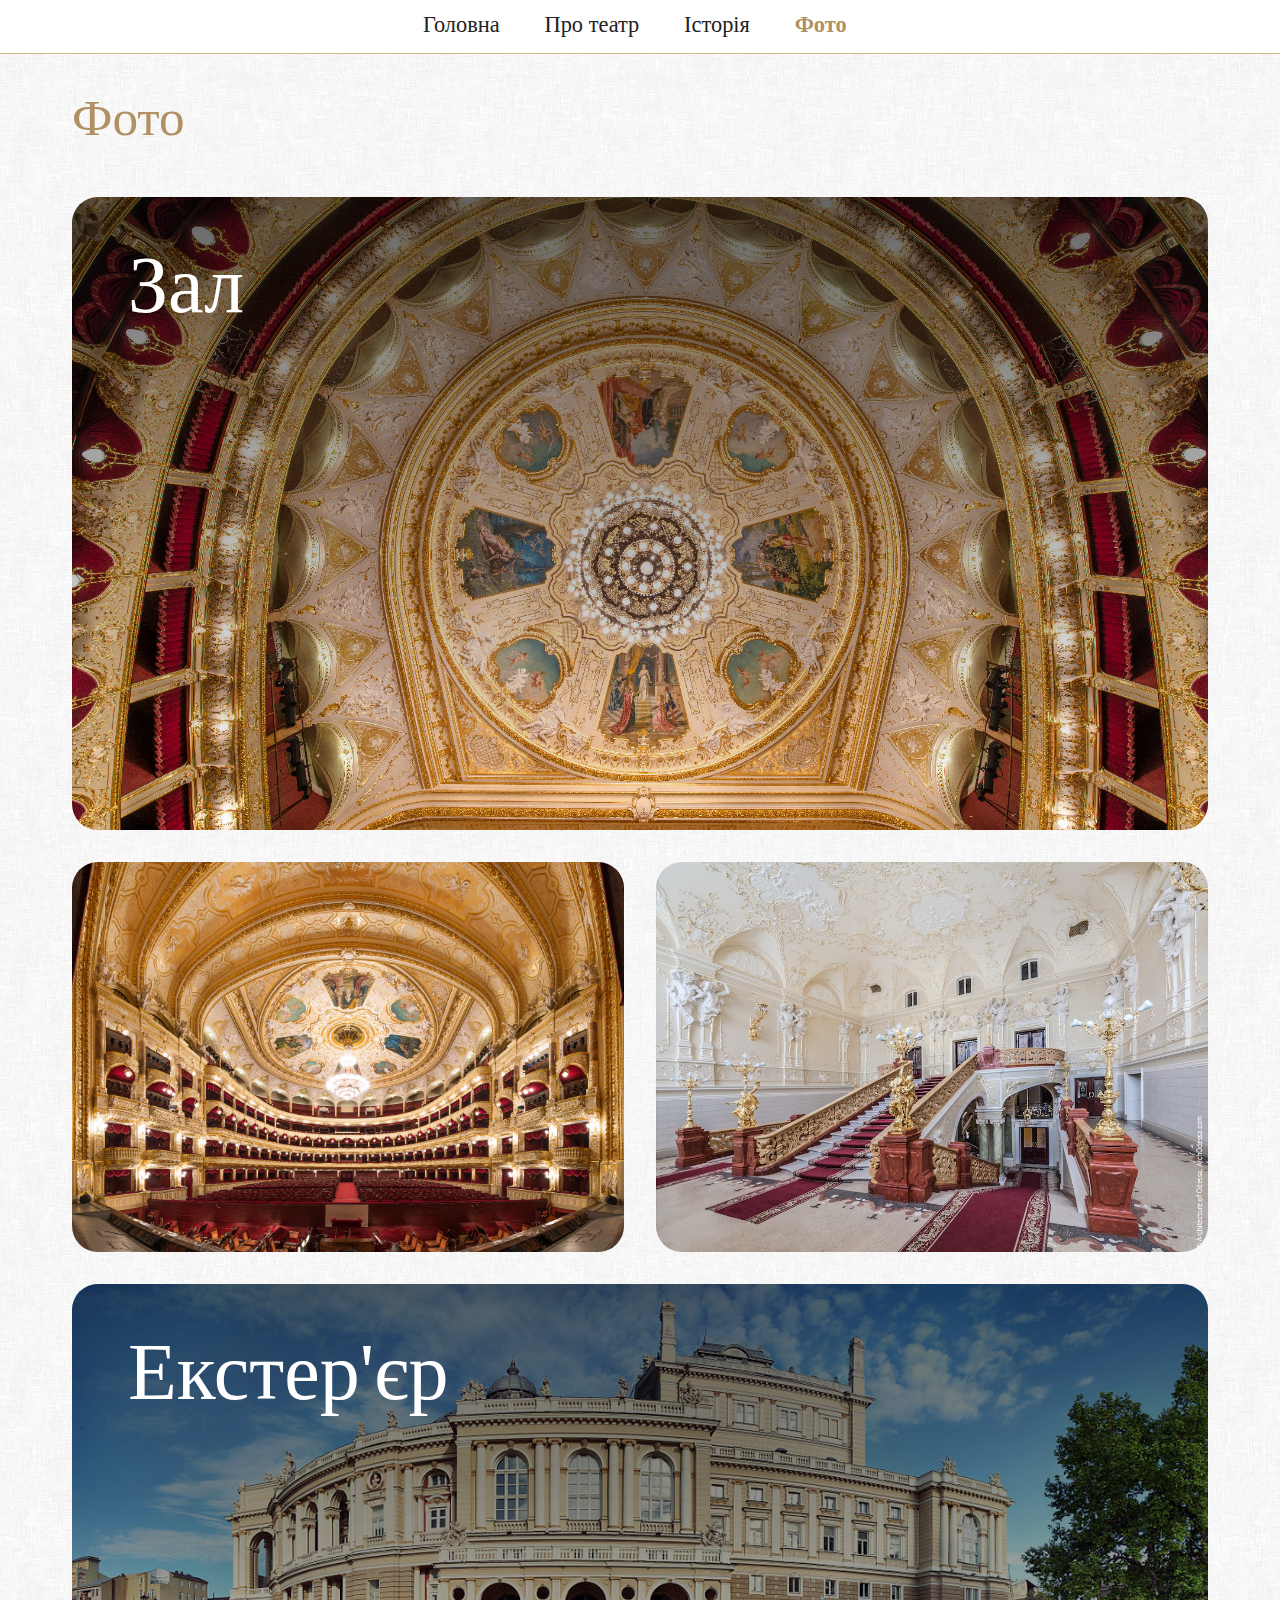
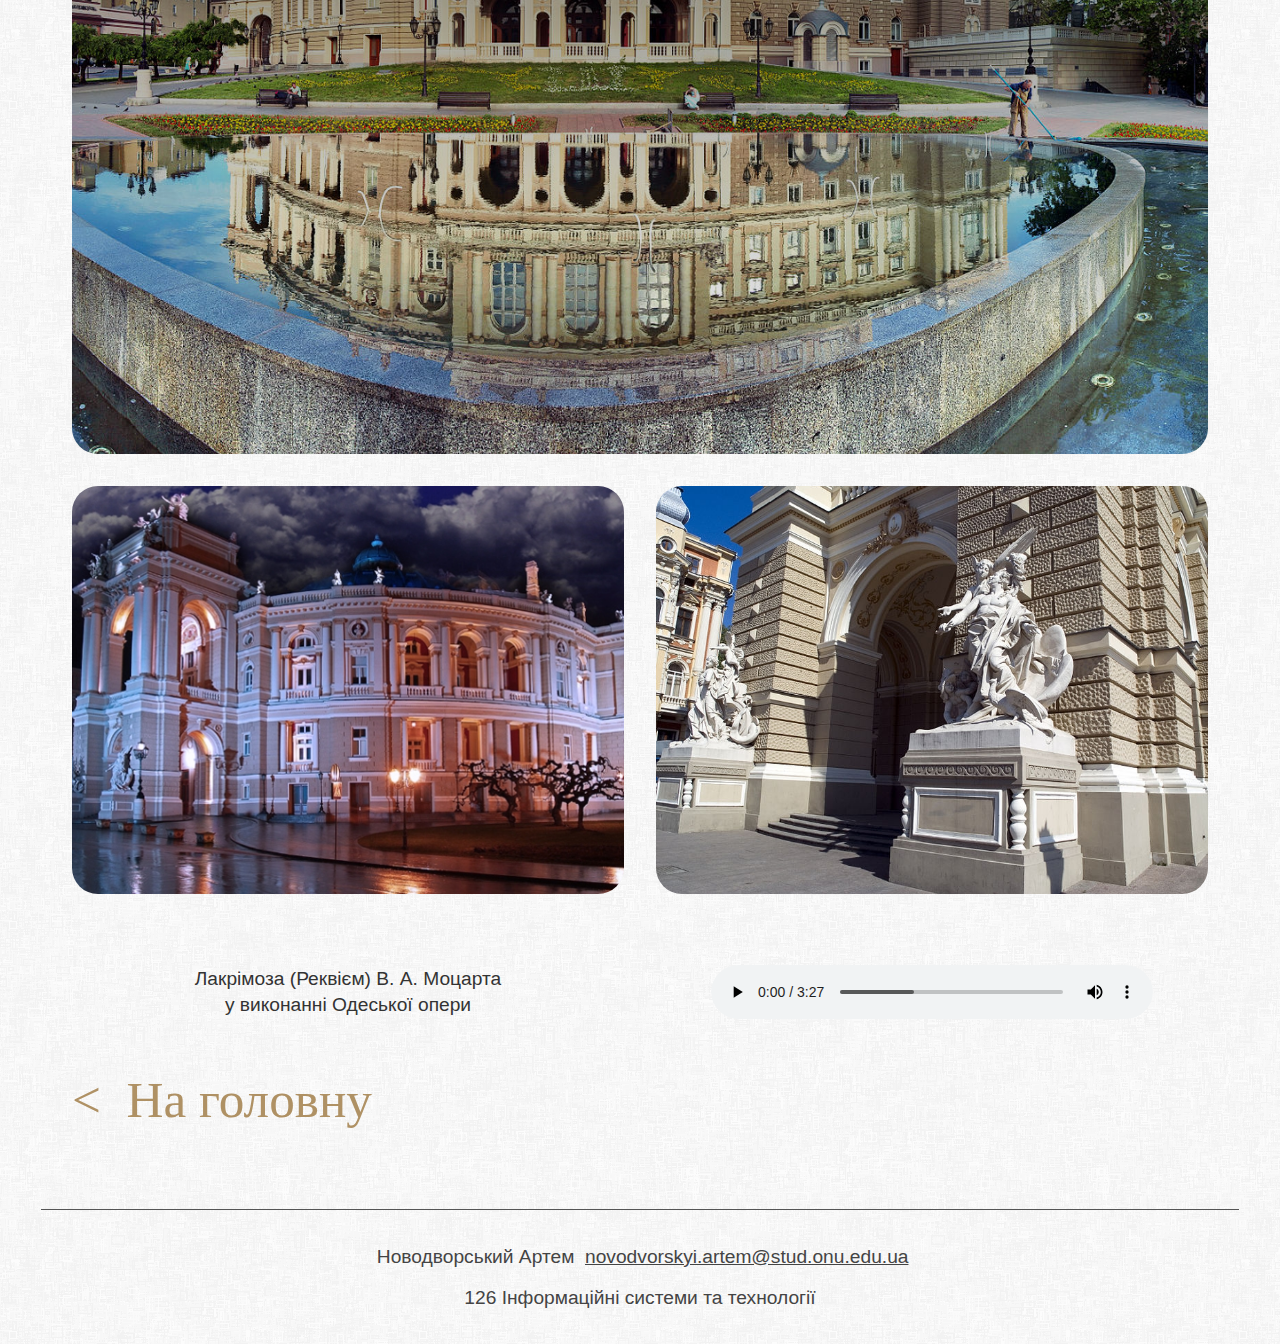
<file: photos.html>
<!DOCTYPE html>
<html lang="en">
<head>
    <meta charset="UTF-8">
    <meta name="viewport" content="width=device-width, initial-scale=1.0">
    <title>Фото</title>
    <link rel="stylesheet" href="styles.css">
    <link rel="icon" href="img/icon.png" type="image/x-icon">
</head>
<body>
    <header>
        <ul style="display: flex; ">
            <li><a href="index.html">Головна</a></li>
            <li><a href="about.html">Про театр</a></a></li>
            <li><a href="history.html">Історія</a></li>
            <li><a href="photos.html" style="color: #af9164;"><b>Фото</b></a></li>
            <li>&nbsp;&nbsp;&nbsp;&nbsp;&nbsp;&nbsp;&nbsp;&nbsp;&nbsp;</li>
        </ul>
    </header>
    <main class="width1200" style="padding-top: 80px;">
        <div id="content"> 

            <div class="title">
                Фото
            </div>
            
            <p>&nbsp;</p>

            <div class="gridcontent"> <!-- GRID -->

                <div class="photobox wide"><img src="img/photos/otec.jpg">
                    <div style="line-height: 2.2em; text-align: left; padding-left: 0.7em; top: 0; background-image: linear-gradient(to bottom, rgba(0, 0, 0, 0.6), rgba(0, 0, 0, 0));">Зал</div>
                </div>
                
                <div class="photobox"><img src="img/photos/scene.jpg">
                </div>

                <div class="photobox"><img src="img/photos/hall.jpg">
                </div>
                
                <div class="photobox wide"><img src="img/photos/panoram.jpg">
                    <div style="line-height: 2.2em; text-align: left; padding-left: 0.7em; top: 0; background-image: linear-gradient(to bottom, rgba(0, 0, 0, 0.6), rgba(0, 0, 0, 0));">Екстер'єр</div>
                </div>

                <div class="photobox"><img src="img/photos/out.jpg">
                </div>

                <div class="photobox"><img src="img/photos/entrance.jpg">
                </div>

            </div>

            <div>&nbsp;</div>
            <div>&nbsp;</div>

            <div class="gridcontent">

                <div style="font-size: 1.2em; text-indent: 1.2em; line-height: 1.4em; display: block; margin: auto;">
                    <p style="text-indent: 0; text-align: center;">Лакрімоза (Реквієм) В. А. Моцарта<br>у виконанні Одеської опери</p>
                </div>

                <audio controls>
                    <source src="img/photos/sound.mp3" type="audio/mpeg">
                </audio>

            </div>

            <div style="margin-top: 1em; margin-bottom: 5em;">
                <a style=" text-decoration: none;" class="title" href="index.html">&lt;&nbsp; На головну</a>
            </div>
            
        </div>
    </main>

    <hr class="width1200" style="width: 99.8%; max-width: 1198px; background-color: #555; border: none; height: 1px;">

    <footer class="width1200" style="margin-bottom: -8px; padding-top: 1rem; padding-bottom: 1rem; display: block; text-align: center;">
        <p> &nbsp;Новодворський Артем &nbsp;<a href="mailto:novodvorskyi.artem@stud.onu.edu.ua" target="_blank">novodvorskyi.artem@stud.onu.edu.ua</a> </p>
        <p>126 Інформаційні системи та технології</p>
    </footer>
</body>
</html>
</file>
<file: styles.css>
body{
    background-color: white;
    font-family: Arial, Helvetica, sans-serif;
    background-image: url('img/fabric.png');
}
main{
    color: #333;
    overflow-wrap: break-word;
    min-height: 100vh;
}
header {
    background-color: white;
    color: black;

    display: flex;
    justify-content: center;
    font-size: 1.4em;
    padding: 0px 0px 1px;
    line-height: 0.3em;
    width: 100%;
    position: fixed;
    top: 0;
    left: 0;
    border-bottom: 1px solid #d4ba8a;
    z-index: 1000;
    font-family: Cambria, Cochin, Georgia, Times, 'Times New Roman', serif;
}
header a{
    text-decoration: none;
    color: #222;
    padding-left: 1em;
    padding-right: 1em;
}
footer {
    color: #444;

    display: flex;
    justify-content: center;
    font-size: 1.2em;
}
footer a{
    color: #444;
}
#content {
    padding: 0 2rem;
}

.flexbox{
    display: flex;
    justify-content: right;
    padding: 0 2em;
    flex-wrap: wrap;
    margin-bottom: 4em;
}
.flexbox > a{
    width: 600px;
    padding: 0 0 2rem;
}
.flexbox > p{
    width: 300px;
    text-align: right;
    padding-right: 1.5em;
    align-items: flex-end;
    line-height: 1.56em;
    color: #333;
}
.flexbox > a > div{
    height: 250px;
}

.imagebox, .photobox{
    position: relative; /* чтоб все внутри было относительно этого блока */
    width: 100%;
    overflow: hidden; /* чтоб картинка не выходила за пределы div*/
    border-radius: 26px;
}
.imagebox img, .photobox img {
    width: 100%;
    height: 100%;
    margin-bottom: -10px;
    object-fit: cover; /* покрывать весь div */
}
.imagebox > div, .photobox div{
    position: absolute;
    bottom: 0;
    left: 0;
    width: 100%;
    background-image: linear-gradient(to top, rgba(0, 0, 0, 0.6), rgba(0, 0, 0, 0));
    color: white;
    text-align: center;
    padding-bottom: 0.5em;
    margin: 0;
    font-family: Cambria, Cochin, Georgia, Times, 'Times New Roman', serif;
    font-size: 5em;
    
}
.imagebox + div{
    font-size: 1.2em;
    text-indent: 1.2em;
    line-height: 1.4em;
}
ul {
    list-style-type: none;
}
.title{
    color: #af9164;
    font-family: Cambria, Cochin, Georgia, Times, 'Times New Roman', serif;
    font-size: 3.2em;
    padding-right: 4em;
}

.gridcontent{
    display: grid;
    grid-template-columns: repeat(2, 1fr); /* 2 столбца и безлимит строк */
    gap: 2em;
    padding-bottom: 1em;
}

audio {
    width: 80%;
    border-radius: 500px;
    display: block;
    margin: auto;
}

@media (min-width: 1250px) {
    .width1200{
        width: 95%;
        max-width: 1200px;
        margin: 0 auto;
        padding: 0 0;
    }
    .imagebox + div{
        text-align: justify;
    }
    .wide{
        grid-column-end: span 2;
    }
}
@media (max-width: 1250px) {
   
    .width1200{
        width: 100%;
        margin: 0 auto;
    }
    .imagebox, .photobox{
        border-radius: 2.3vw;
    }
    .imagebox div, .photobox div{
        font-size: 6vw;
    }
    .title{
        padding: 0;
        font-size: 5vw;
    }
    .gridcontent{
        display: grid;
        grid-template-columns: repeat(1, 1fr);
        gap: 2em;
    }
}
@media (max-width: 600px){
    header{
        font-size: 3.5vw;
    }
}
</file>
